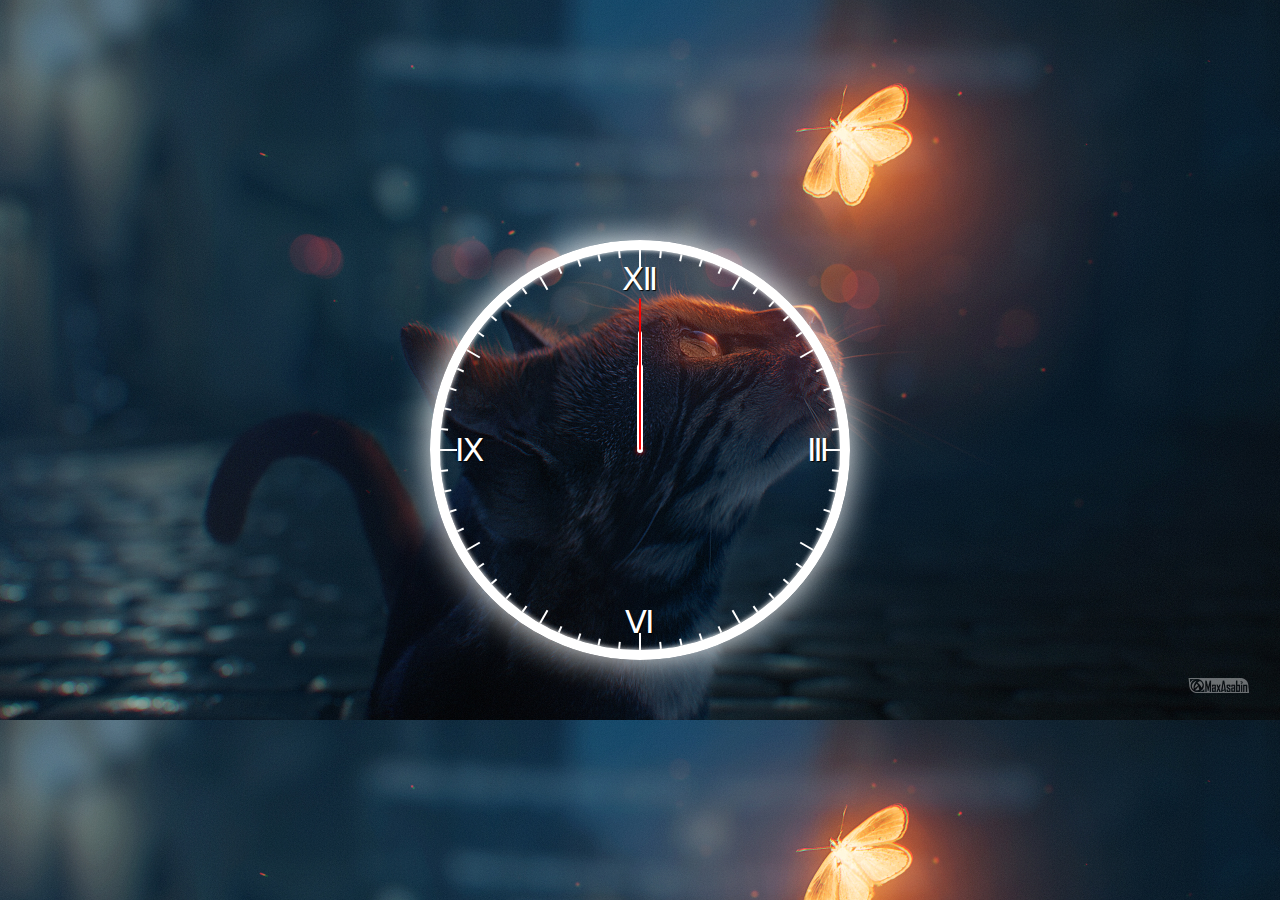
<file: clock/index.html>
<!DOCTYPE html>
<html lang="en">

<head>
    <meta charset="UTF-8">
    <meta name="viewport" content="width=device-width, initial-scale=1.0">
    <meta http-equiv="X-UA-Compatible" content="ie=edge">
    <title>Document</title>
    <link rel="stylesheet" href="site.css">
</head>

<body>
    <div id=main>
        <div id="point"></div>
        <div>
            <span class="item"></span>
            <span class="item"></span>
            <span class="item"></span>
            <span class="item"></span>
            <span class="item"></span>
            <span class="item"></span>
            <span class="item"></span>
            <span class="item"></span>
            <span class="item"></span>
            <span class="item"></span>
            <span class="item"></span>
            <span class="item"></span>
            <span class="item"></span>
            <span class="item"></span>
            <span class="item"></span>
            <span class="item"></span>
            <span class="item"></span>
            <span class="item"></span>
            <span class="item"></span>
            <span class="item"></span>
            <span class="item"></span>
            <span class="item"></span>
            <span class="item"></span>
            <span class="item"></span>
            <span class="item"></span>
            <span class="item"></span>
            <span class="item"></span>
            <span class="item"></span>
            <span class="item"></span>
            <span class="item"></span>
            <span class="item"></span>
            <span class="item"></span>
            <span class="item"></span>
            <span class="item"></span>
            <span class="item"></span>
            <span class="item"></span>
            <span class="item"></span>
            <span class="item"></span>
            <span class="item"></span>
            <span class="item"></span>
            <span class="item"></span>
            <span class="item"></span>
            <span class="item"></span>
            <span class="item"></span>
            <span class="item"></span>
            <span class="item"></span>
            <span class="item"></span>
            <span class="item"></span>
            <span class="item"></span>
            <span class="item"></span>
            <span class="item"></span>
            <span class="item"></span>
            <span class="item"></span>
            <span class="item"></span>
            <span class="item"></span>
            <span class="item"></span>
            <span class="item"></span>
            <span class="item"></span>
            <span class="item"></span>
            <span class="item"></span>
        </div>
        <div>
            <span id="hour" class="needle"></span>
            <span id="min" class="needle"></span>
            <span id="sec" class="needle"></span>
        </div>
        <div>
            <span class="num" value=0>Ⅻ</span>
            <span class="num" value=1>Ⅲ</span>
            <span class="num" value=2>Ⅵ</span>
            <span class="num" value=3>Ⅸ</span>
        </div>
    </div>
    <script>
        var items = document.getElementsByClassName('item');
        for (i = 0; i < items.length; i++) {
            var item = items[i];
            item.style.transform = "rotate(" + (i * 6) + "deg) translate(-50%,0)"
            if (i % 15 == 0) {
                item.style.border = '1.5px solid white';
                item.style.height = "15px";
            } else if (i % 5 == 0) {
                item.style.border = '1px solid white';
                item.style.height = "12.5px";
            }
        }
        var nums = document.getElementsByClassName('num');
        for (i = 0; i < nums.length; i++) {
            var num = nums[i];
            var value = parseInt(num.getAttribute('value'));
            switch (value) {
                case 0:
                    num.style.left = '50%';
                    num.style.transform = 'translate(-50%,25%)';
                    break;
                case 1:
                    num.style.left = '100%';
                    num.style.top = '50%';
                    num.style.transform = 'translate(-150%,-50%)';
                    break;
                case 2:
                    num.style.left = '50%';
                    num.style.top = '100%';
                    num.style.transform = 'translate(-50%,-125%)';
                    break;
                case 3:
                    num.style.top = '50%';
                    num.style.transform = 'translate(50%,-50%)';
                    break;
            }

        }
        var secDom = document.getElementById('sec');
        var minDom = document.getElementById('min');
        var hourDom = document.getElementById('hour');
        var secTurn = 0;
        var minTurn = 0;
        var hourTurn = 0;
        setInterval(function () {
            var date = new Date();
            var sec = date.getSeconds();
            var min = date.getMinutes();
            var hour = date.getHours();
            var year = date.getFullYear();
            var month = date.getMonth() + 1;
            var day = date.getDate();
            secDom.style.transform = 'translate(-50%,-100%) rotate(' + (secTurn * 360 + (sec + 1) * 6) + 'deg)';
            minDom.style.transform = 'translate(-50%,-100%) rotate(' + (minTurn * 360 + min * 6 + (sec + 1) *
                    0.1) +
                'deg)';
            hourDom.style.transform = 'translate(-50%,-100%) rotate(' + (hourTurn * 360 + hour * 30 + min *
                0.5) + 'deg)';
            if (sec == 59)
                secTurn++;
            if (min == 59)
                minTurn++;
            if (hour == 23)
                hourTurn++;
        }, 1000)
    </script>
</body>

</html>
</file>
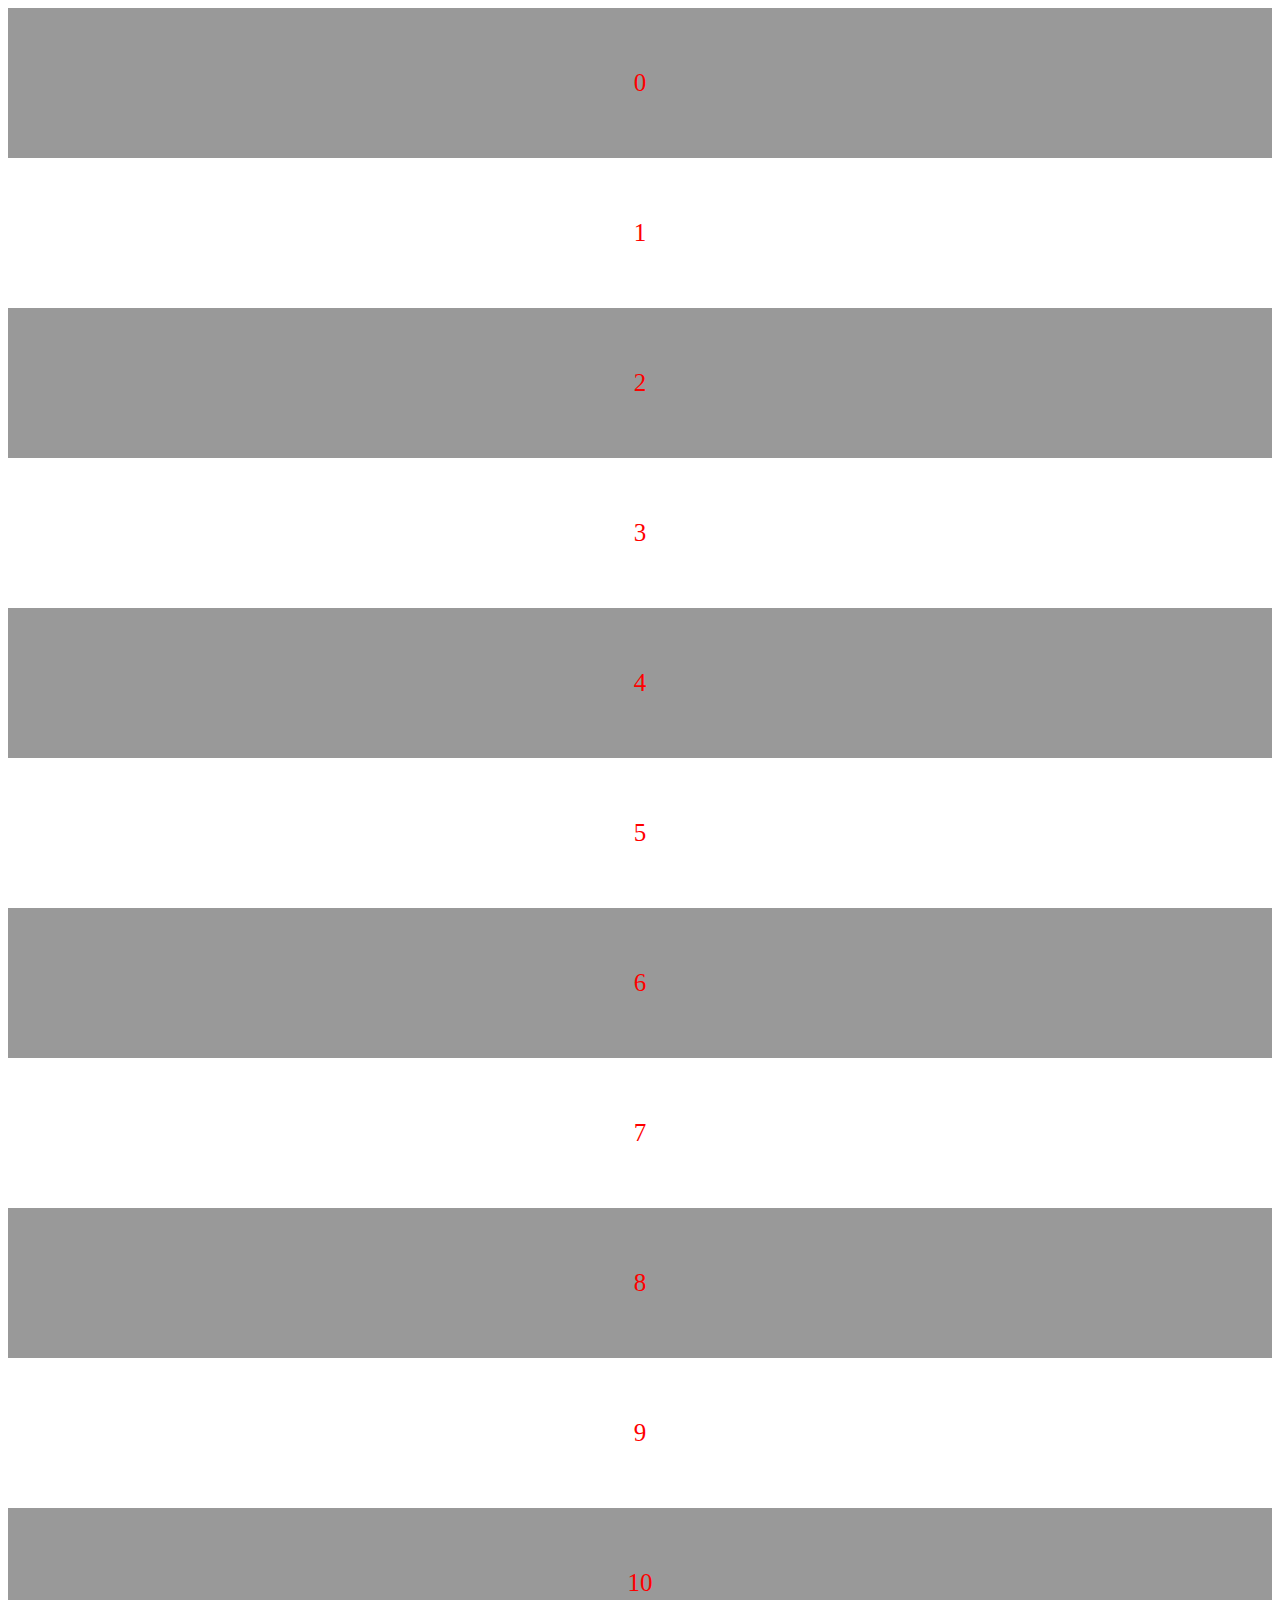
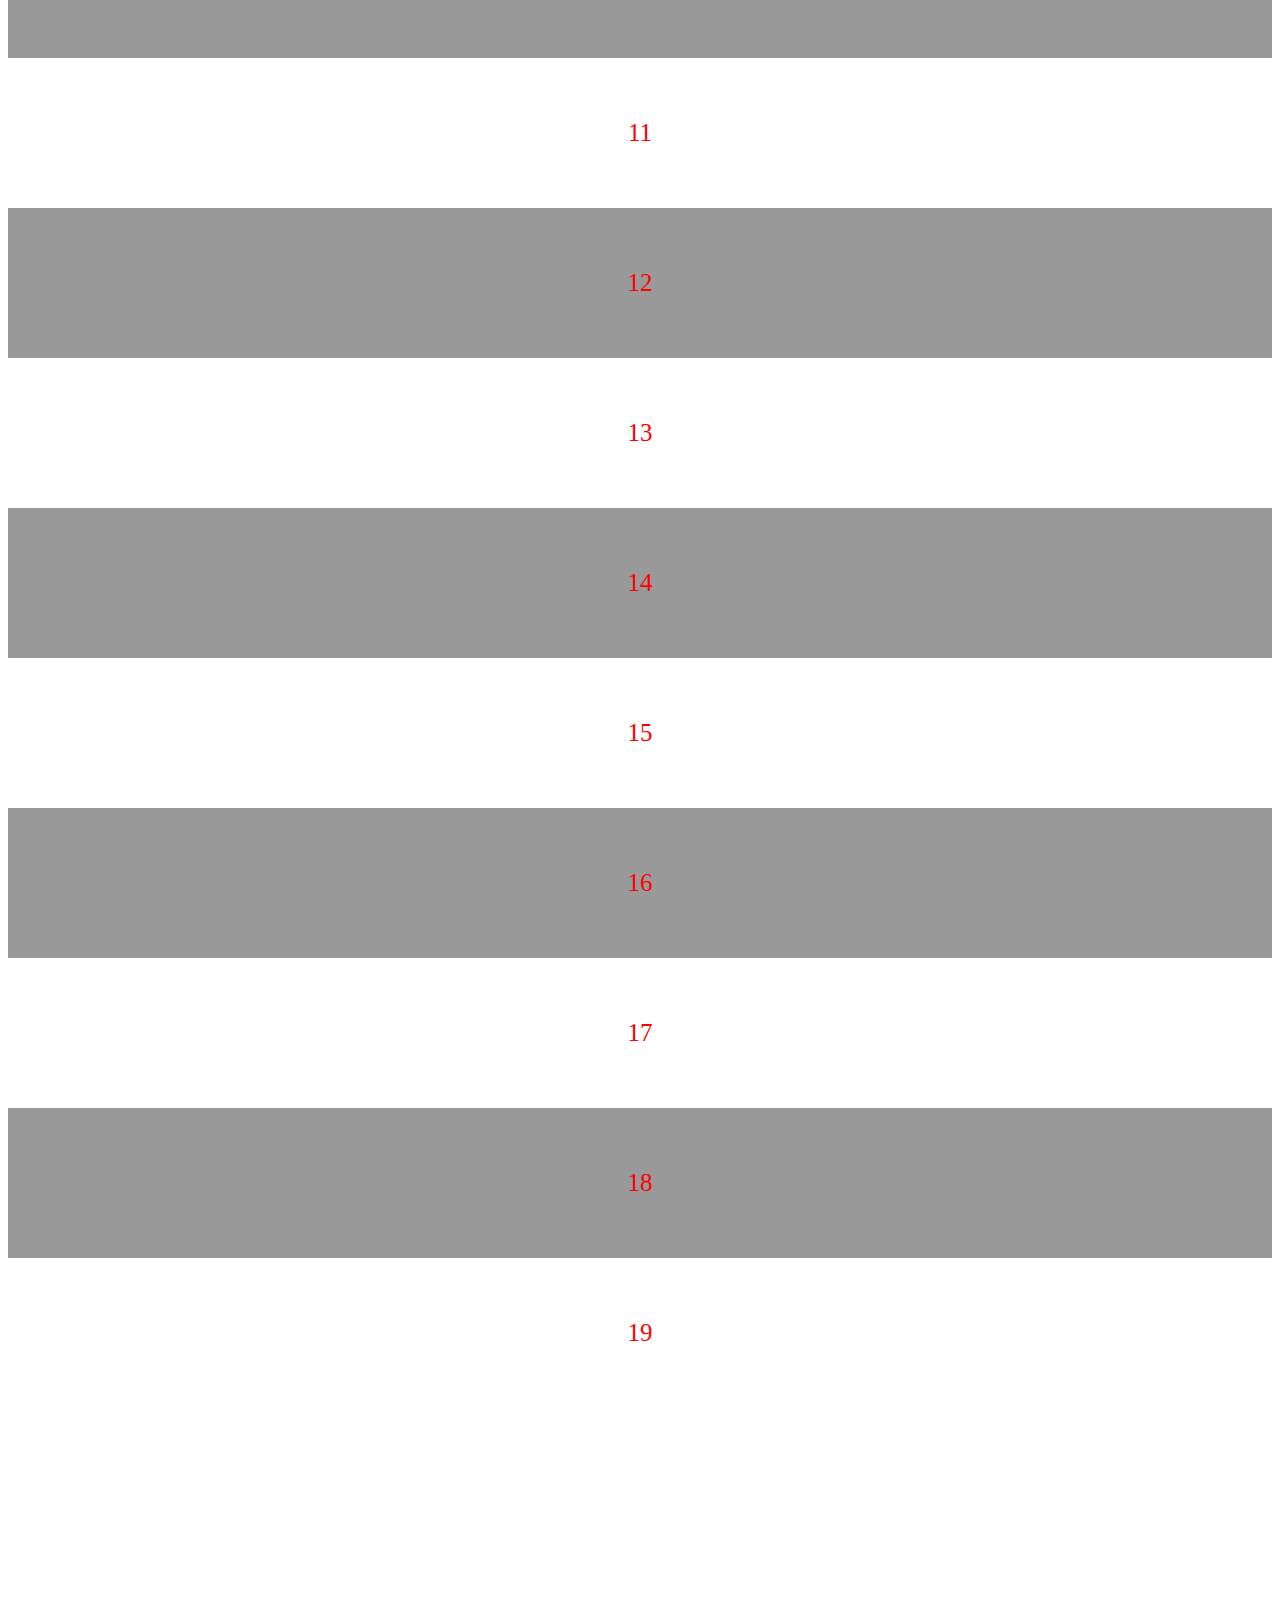
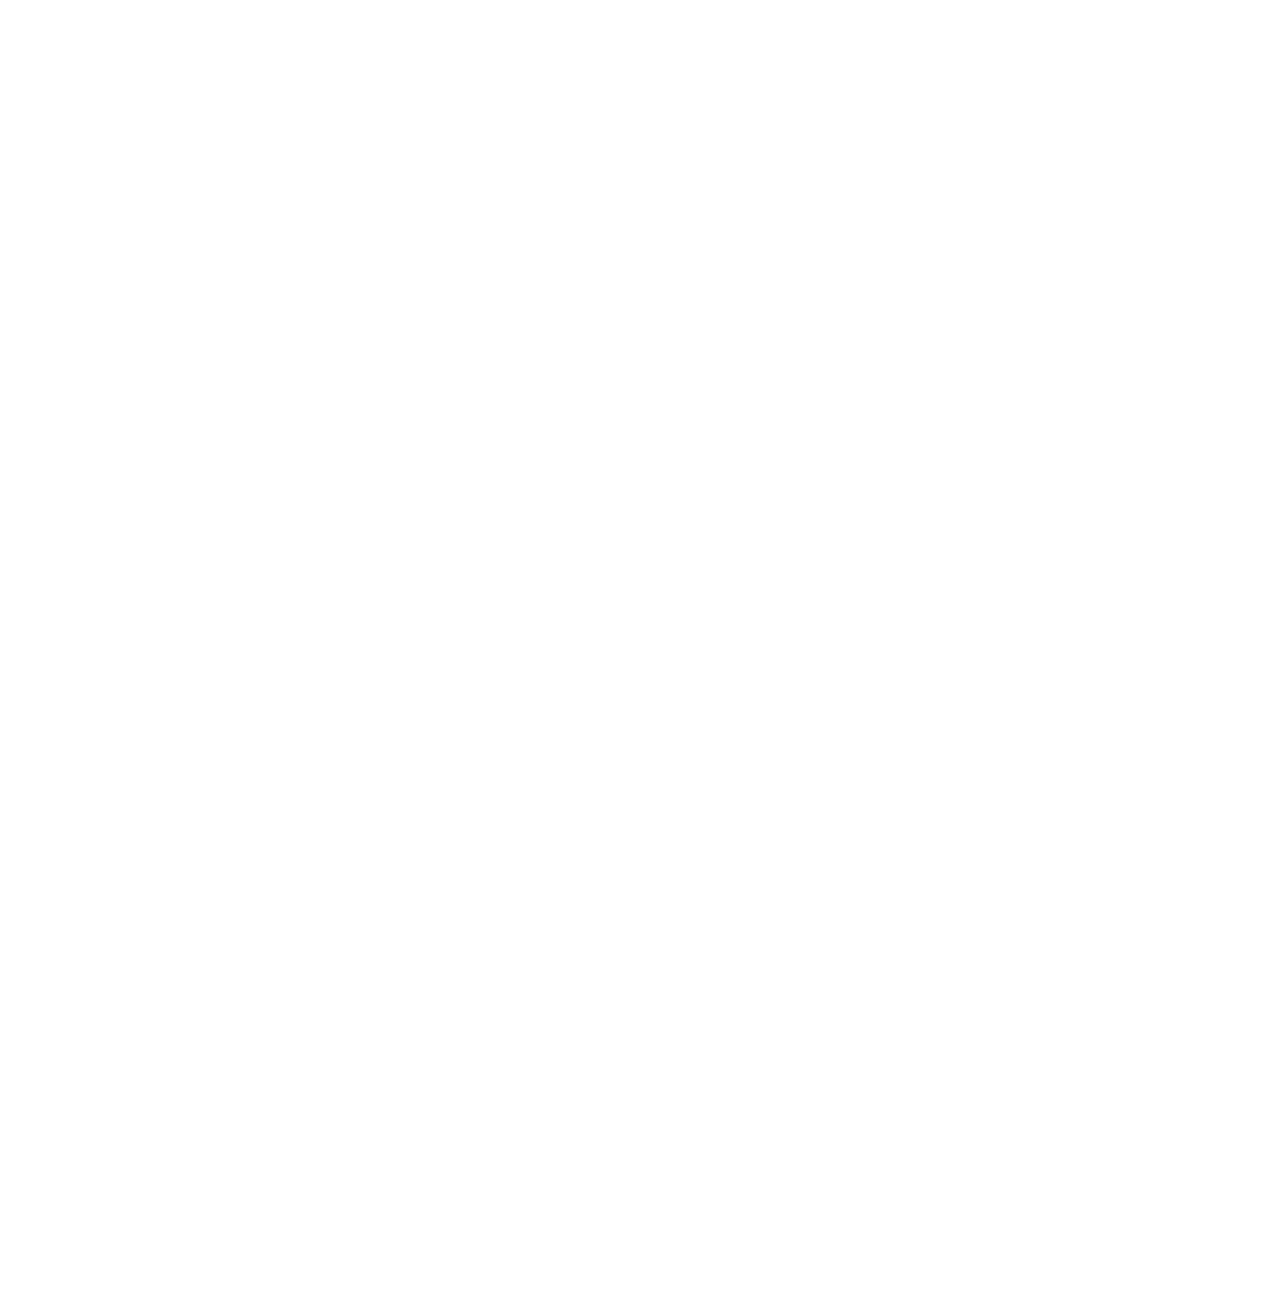
<file: scroll/index.html>
<!doctype html>
<html>
<head>
<title>@music/tl-listscroll</title>
<meta charset="UTF-8"/>
<meta name="viewport" content="width=device-width,initial-scale=1.0,minimum-scale=1.0,maximum-scale=1.0,user-scalable=0">
<style>
ul,li{margin:0;padding:0;}
li{list-style:none;}
/* .wrap{padding: 10px;} */

#m-listContainer li {
    height: 150px;
    font-size: 25px;
    display: flex;
    justify-content: center;
    align-items: center;
    color: red;
}

#m-listContainer li:nth-of-type(2n) {
    background: #fff;
}

#m-listContainer li:nth-of-type(2n+1) {
    background: #999;
}
</style>
</head>
<body>
<div id="J_wrap" class="wrap">
  <ul id="m-listContainer">
    <li id="item-first"></li>
    <li></li>
    <li></li>
    <li></li>
    <li></li>
    <li></li>
    <li></li>
    <li></li>
    <li></li>
    <li></li>
    <li></li>
    <li></li>
    <li></li>
    <li></li>
    <li></li>
    <li></li>
    <li></li>
    <li></li>
    <li></li>
    <li id="item-last"></li>
  </ul>
</div>
<script type="text/javascript" src="./listScroll.js"></script>
<script type="text/javascript" src="./index.js"></script>
</body>
</html>
</file>
<file: clock/site.css>
html {
    margin: 0;
    padding: 0;
}

body {
    margin: 0;
    padding: 0;
    /* width: 100%;
    height: 100%; */
    width: 100%;
    height: 100%;
    background: url(./bg.jpg);
    background-size: 100%;
}

#main {
    position: absolute;
    top: 50%;
    left: 50%;
    transform: translate(-50%, -50%);
    width: 400px;
    height: 400px;
    border: 10px solid #fff;
    border-radius: 50%;
    color: white;
    box-shadow: 0 0 35px #fff,0 0 5px #fff inset;
}
#point {
    position: absolute;
    top: 50%;
    left: 50%;
    transform: translate(-50%, -50%);
    border: 3px solid white;
    width: 0px;
    border-radius: 50%;
    height: 0px;
    box-shadow: 0 0 5px red;
}

.item {
    border: 0.5px solid white;
    position: absolute;
    left: 50%;
    width: 0px;
    height: 5px;
    transform-origin: 0px 200px;
}

.needle {
    position: absolute;
    left: 50%;
    top: 50%;
    width: 0px;
    transform: translate(-50%, -100%);
    transform-origin: 50% 100%;
    border-radius: 3px;
    transition: 1s;
    background-color: white;
}

#hour {
    border: 3px solid white;
    height: 80px;
    transition: .017s;
    z-index: 0;
}

#min {
    border: 2px solid white;
    height: 115px;
    transition: .017s;
    z-index: 1;
}

#sec {
    border: 1px solid red;
    height: 150px;
    z-index: 2;
}

.num {
    font-size: 2em;
    position: absolute;
    z-index: -1;
    text-shadow: 1px 1px 1px #000;
}
</file>
